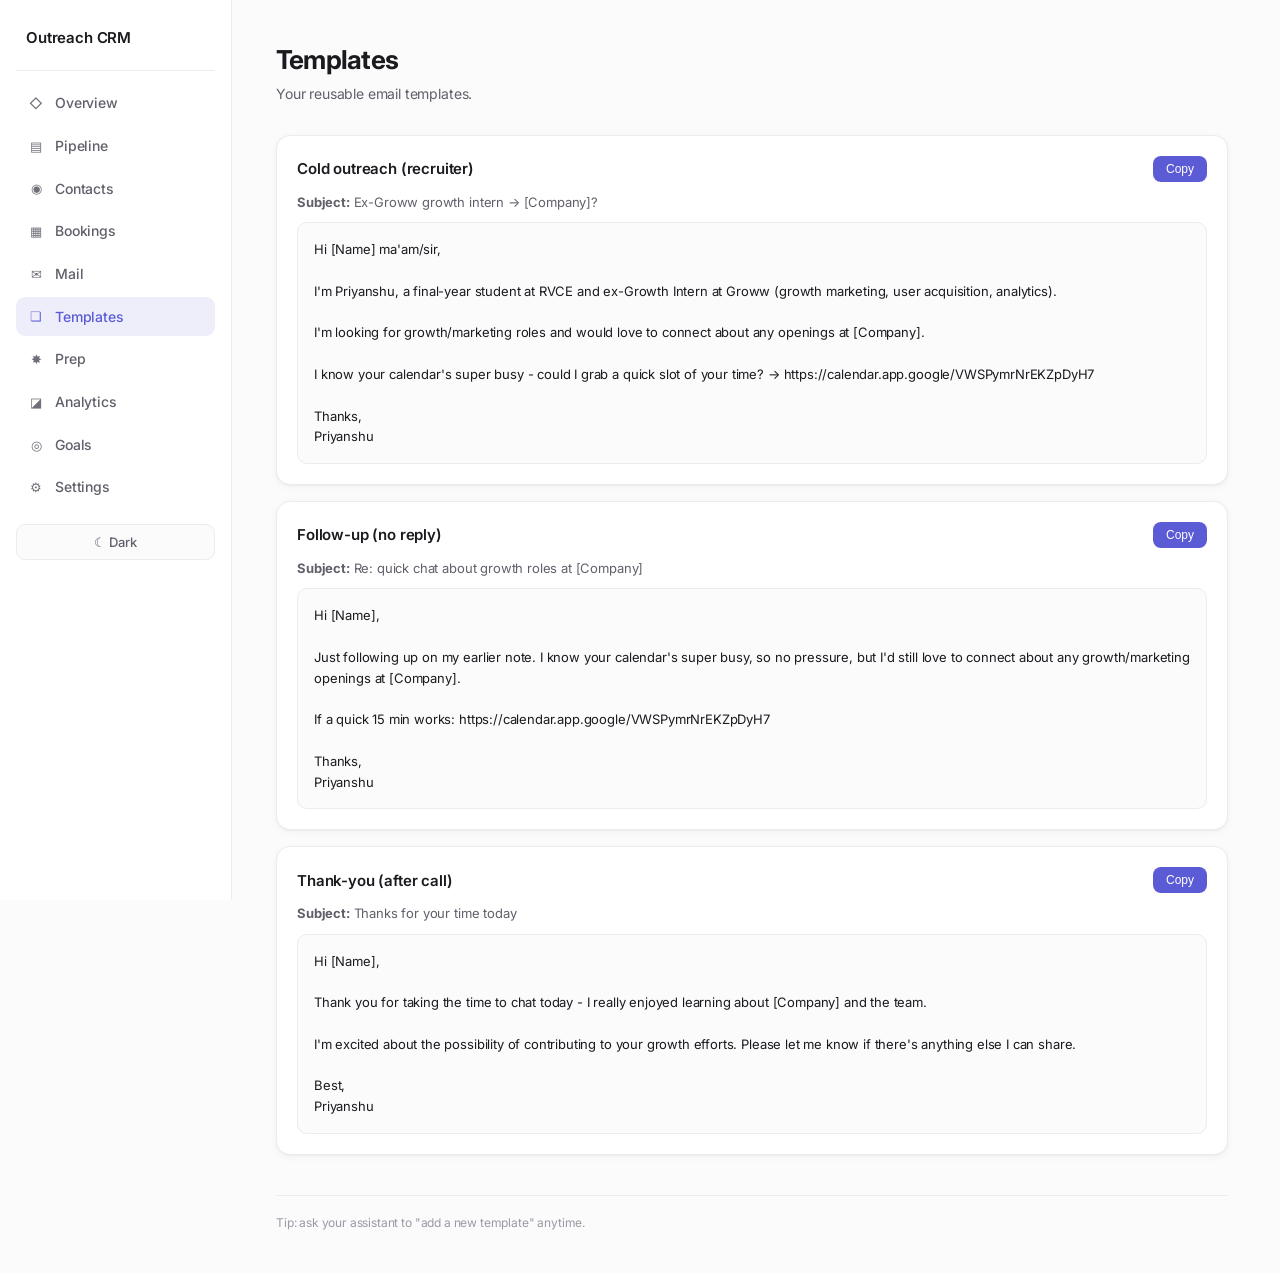
<file: web/templates.html>
<!DOCTYPE html>
<html lang="en">
<head>
<meta charset="UTF-8" /><meta name="viewport" content="width=device-width, initial-scale=1.0" />
<title>Templates · Outreach CRM</title>
<link rel="stylesheet" href="style.css?v=20261120b">
<style>
  .tpl{background:var(--surface);border:1px solid var(--border);border-radius:var(--radius);padding:20px;margin-bottom:16px;box-shadow:var(--shadow)}
  .tpl .th{display:flex;justify-content:space-between;align-items:center;margin-bottom:10px}
  .tpl .tn{font-weight:600;font-size:15px}
  .tpl .ts{font-size:13px;color:var(--text-2);margin-bottom:10px}
  .tpl pre{background:var(--bg);border:1px solid var(--border);border-radius:10px;padding:16px;
    font-family:inherit;font-size:13px;white-space:pre-wrap;line-height:1.6;color:var(--text)}
  .copybtn{background:var(--accent);color:#fff;border:none;padding:6px 13px;border-radius:8px;font-size:12px;cursor:pointer;font-weight:500}
</style>
</head>
<body>
<div class="layout">
  <div id="nav"></div>
  <div class="main">
    <header class="pg"><h1>Templates</h1><p>Your reusable email templates.</p></header>
    <div id="list"></div>
    <div class="foot">Tip: ask your assistant to "add a new template" anytime.</div>
  </div>
</div>
<script src="app.js?v=20261120b"></script>
<script>
document.getElementById("nav").outerHTML = renderNav("templates.html");
const TEMPLATES = [
  { name:"Cold outreach (recruiter)", subject:"Ex-Groww growth intern → [Company]?",
    body:`Hi [Name] ma'am/sir,\n\nI'm Priyanshu, a final-year student at RVCE and ex-Growth Intern at Groww (growth marketing, user acquisition, analytics).\n\nI'm looking for growth/marketing roles and would love to connect about any openings at [Company].\n\nI know your calendar's super busy - could I grab a quick slot of your time? → https://calendar.app.google/VWSPymrNrEKZpDyH7\n\nThanks,\nPriyanshu` },
  { name:"Follow-up (no reply)", subject:"Re: quick chat about growth roles at [Company]",
    body:`Hi [Name],\n\nJust following up on my earlier note. I know your calendar's super busy, so no pressure, but I'd still love to connect about any growth/marketing openings at [Company].\n\nIf a quick 15 min works: https://calendar.app.google/VWSPymrNrEKZpDyH7\n\nThanks,\nPriyanshu` },
  { name:"Thank-you (after call)", subject:"Thanks for your time today",
    body:`Hi [Name],\n\nThank you for taking the time to chat today - I really enjoyed learning about [Company] and the team.\n\nI'm excited about the possibility of contributing to your growth efforts. Please let me know if there's anything else I can share.\n\nBest,\nPriyanshu` },
];
document.getElementById("list").innerHTML = TEMPLATES.map((t,i)=>`
  <div class="tpl">
    <div class="th"><div class="tn">${t.name}</div><button class="copybtn" data-i="${i}">Copy</button></div>
    <div class="ts"><b>Subject:</b> ${t.subject}</div>
    <pre id="tpl${i}">${t.body}</pre>
  </div>`).join("");
document.querySelectorAll(".copybtn").forEach(b=>b.addEventListener("click",()=>{
  const t = TEMPLATES[b.dataset.i];
  navigator.clipboard.writeText("Subject: "+t.subject+"\n\n"+t.body);
  b.textContent="Copied ✓"; setTimeout(()=>b.textContent="Copy",1500);
}));
</script>
</body>
</html>
</file>
<file: web/style.css>
@import url('https://fonts.googleapis.com/css2?family=Inter:wght@400;500;600;700&display=swap');

:root, [data-theme="light"]{
  --bg:#fbfbfc;
  --surface:#ffffff;
  --border:#ececf0;
  --border-strong:#e0e0e6;
  --text:#1a1a1f;
  --text-2:#60606b;
  --text-3:#9a9aa5;
  --accent:#5b5bd6;        /* refined indigo */
  --accent-soft:#eeeefb;
  --hero-bg:#1a1a1f;
  --ok:#1a7f52;
  --ok-soft:#e8f5ee;
  --warn:#b4690e;
  --warn-soft:#fdf2e3;
  --danger:#c0392b;
  --danger-soft:#fbecea;
  --shadow:0 1px 2px rgba(20,20,40,.04), 0 2px 8px rgba(20,20,40,.04);
  --shadow-lg:0 2px 4px rgba(20,20,40,.05), 0 8px 24px rgba(20,20,40,.06);
  --radius:14px;
}
[data-theme="dark"]{
  --bg:#0e0e12;
  --surface:#17171d;
  --border:#26262e;
  --border-strong:#32323c;
  --text:#ededf2;
  --text-2:#a0a0ac;
  --text-3:#6b6b78;
  --accent:#7c7cf0;
  --accent-soft:#232338;
  --hero-bg:#232330;
  --ok:#4ade80;
  --ok-soft:#14321f;
  --warn:#fbbf5c;
  --warn-soft:#332814;
  --danger:#f87171;
  --danger-soft:#331a1a;
  --shadow:0 1px 2px rgba(0,0,0,.3), 0 2px 8px rgba(0,0,0,.25);
  --shadow-lg:0 2px 4px rgba(0,0,0,.35), 0 8px 24px rgba(0,0,0,.4);
}
*{margin:0;padding:0;box-sizing:border-box}
body{
  font-family:'Inter',-apple-system,BlinkMacSystemFont,sans-serif;
  background:var(--bg);color:var(--text);line-height:1.55;
  -webkit-font-smoothing:antialiased;letter-spacing:-0.01em;
}
.layout{display:flex;min-height:100vh}

/* sidebar */
.side{width:232px;background:var(--surface);border-right:1px solid var(--border);
  padding:26px 16px;position:sticky;top:0;height:100vh}
.side .brand{font-size:15px;font-weight:600;padding:0 10px 18px;margin-bottom:12px;
  border-bottom:1px solid var(--border);color:var(--text)}
.side .brand span{display:block;font-size:12px;color:var(--text-3);font-weight:400;margin-top:3px}
.side a{display:flex;align-items:center;gap:11px;padding:9px 12px;border-radius:9px;
  color:var(--text-2);text-decoration:none;font-size:14px;font-weight:500;margin-bottom:3px;transition:.15s}
.side a:hover{background:var(--bg);color:var(--text)}
.side a.active{background:var(--accent-soft);color:var(--accent)}
.side a .ic{width:16px;text-align:center;opacity:.9;font-size:13px}
.theme-toggle{margin-top:14px;width:100%;background:var(--bg);border:1px solid var(--border);
  color:var(--text-2);padding:9px 12px;border-radius:9px;font-size:13px;font-weight:500;cursor:pointer;
  font-family:inherit;transition:.15s}
.theme-toggle:hover{background:var(--accent-soft);color:var(--accent)}
body{transition:background .2s,color .2s}

.main{flex:1;padding:40px 44px;max-width:1040px}
@media(max-width:720px){
  .layout{flex-direction:column}
  .side{width:100%;height:auto;position:static;display:flex;flex-wrap:wrap;gap:4px}
  .side .brand{width:100%}
  .main{padding:26px 20px}
}

header.pg{margin-bottom:30px}
header.pg h1{font-size:26px;font-weight:700;letter-spacing:-0.03em}
header.pg p{color:var(--text-2);font-size:14px;margin-top:3px}
.meta{color:var(--text-3);font-size:12px;margin-top:10px}

/* stat tiles */
.stats{display:grid;grid-template-columns:repeat(auto-fit,minmax(150px,1fr));gap:14px;margin-bottom:28px}
.stat{background:var(--surface);border:1px solid var(--border);border-radius:var(--radius);
  padding:20px;box-shadow:var(--shadow);transition:.2s}
.stat:hover{box-shadow:var(--shadow-lg)}
.stat .num{font-size:28px;font-weight:700;letter-spacing:-0.03em}
.stat .lbl{color:var(--text-2);font-size:13px;margin-top:3px;font-weight:500}

section{margin-bottom:28px}
section h2{font-size:15px;font-weight:600;margin-bottom:14px;letter-spacing:-0.01em}

/* tables */
table{width:100%;border-collapse:separate;border-spacing:0;background:var(--surface);
  border:1px solid var(--border);border-radius:var(--radius);overflow:hidden;box-shadow:var(--shadow)}
th{text-align:left;font-size:11px;letter-spacing:.04em;text-transform:uppercase;color:var(--text-3);
  padding:13px 16px;background:var(--bg);border-bottom:1px solid var(--border);font-weight:600}
td{padding:14px 16px;font-size:14px;border-bottom:1px solid var(--border);vertical-align:middle}
tr:last-child td{border-bottom:none}
tbody tr{transition:.12s}
tbody tr:hover{background:var(--bg)}
.email{color:var(--text-2);font-size:13px}

/* tags / pills */
.tag{display:inline-block;padding:3px 10px;border-radius:7px;font-size:12px;font-weight:500;
  background:#f1f1f4;color:var(--text-2)}
.tag.ok{background:var(--ok-soft);color:var(--ok)}
.tag.wait{background:var(--warn-soft);color:var(--warn)}
.tag.danger{background:var(--danger-soft);color:var(--danger)}

.link{color:var(--accent);cursor:pointer;text-decoration:none;font-size:13px;font-weight:500}
.link:hover{text-decoration:underline}

.btn{display:inline-block;background:var(--accent);color:#fff;padding:7px 15px;border-radius:9px;
  font-size:13px;font-weight:500;text-decoration:none;border:none;cursor:pointer;transition:.15s}
.btn:hover{filter:brightness(1.08)}
.btn.ghost{background:var(--surface);color:var(--accent);border:1px solid var(--border-strong)}
.btn.ghost:hover{background:var(--bg)}
.btn.disabled{background:#f1f1f4;color:var(--text-3);cursor:not-allowed;pointer-events:none}

.empty{color:var(--text-3);font-size:14px;padding:20px 16px}

/* cards */
.card{background:var(--surface);border:1px solid var(--border);border-radius:var(--radius);
  padding:22px;margin-bottom:16px;box-shadow:var(--shadow)}
.card h3{font-size:16px;font-weight:600;margin-bottom:6px}
.card .sub{color:var(--text-2);font-size:14px;margin-bottom:16px}
.row{display:flex;justify-content:space-between;align-items:center;padding:11px 0;
  border-bottom:1px solid var(--border);font-size:14px}
.row:last-child{border-bottom:none}
.row .k{color:var(--text-2)}

/* modal */
.modal{position:fixed;inset:0;background:rgba(20,20,35,.35);backdrop-filter:blur(2px);
  display:none;align-items:center;justify-content:center;padding:20px;z-index:50}
.modal.open{display:flex}
.mbox{background:var(--surface);border-radius:16px;padding:28px;max-width:520px;width:100%;
  box-shadow:var(--shadow-lg)}
.mbox h3{font-size:16px;margin-bottom:4px;font-weight:600}
.mbox .me{color:var(--text-2);font-size:13px;margin-bottom:18px}
.mbox .body{background:var(--bg);border:1px solid var(--border);border-radius:10px;padding:18px;
  white-space:pre-wrap;font-size:14px;max-height:300px;overflow:auto;line-height:1.6}
.mbox .mbtn{margin-top:18px;background:var(--text);color:#fff;border:none;padding:10px 18px;
  border-radius:9px;font-size:14px;cursor:pointer;width:100%;font-weight:500}
.mbox .mbtn:hover{filter:brightness(1.2)}

.search{width:100%;max-width:360px;padding:10px 14px;border:1px solid var(--border-strong);
  border-radius:10px;font-size:14px;margin-bottom:18px;outline:none;transition:.15s;font-family:inherit;background:var(--surface)}
.search:focus{border-color:var(--accent);box-shadow:0 0 0 3px var(--accent-soft)}

.err{background:var(--warn-soft);border:1px solid #f0dcbc;color:var(--warn);padding:14px;
  border-radius:10px;margin-bottom:20px;font-size:14px}
.foot{color:var(--text-3);font-size:12px;margin-top:40px;border-top:1px solid var(--border);padding-top:18px}
</file>
